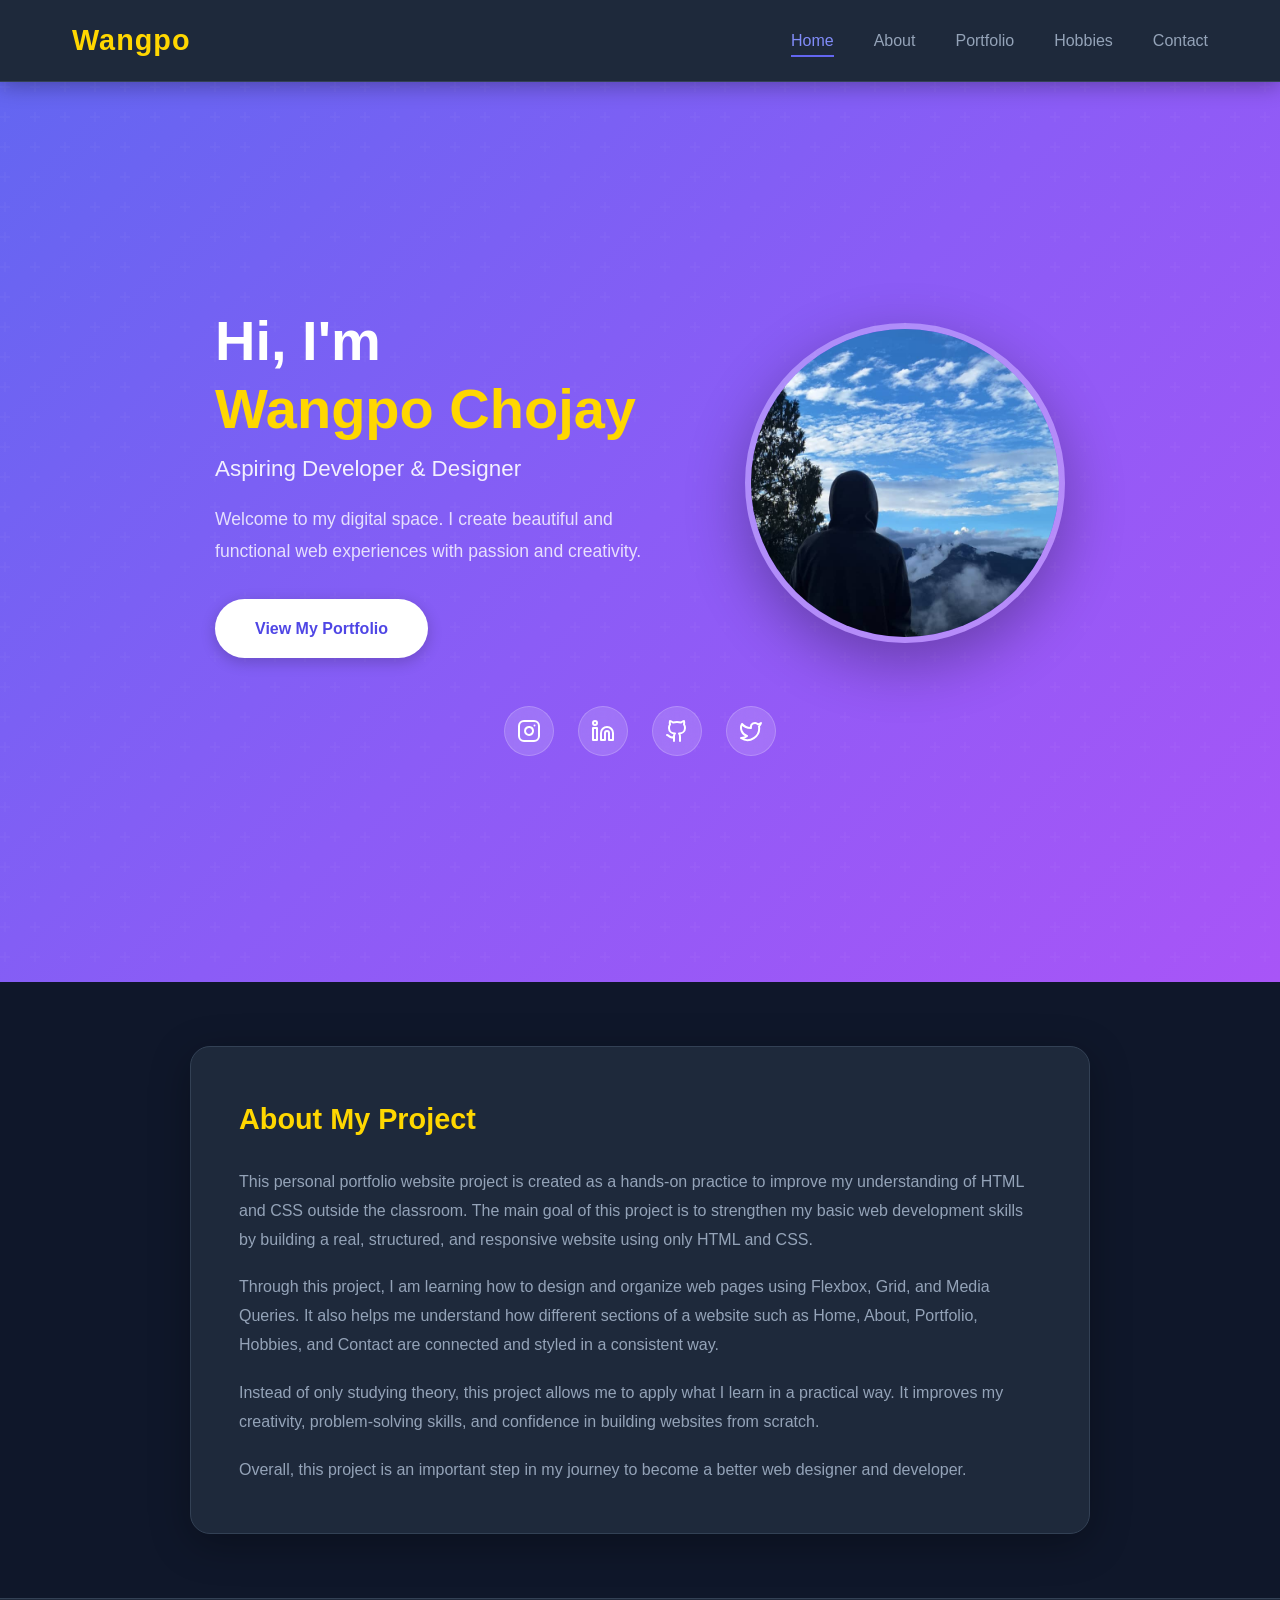
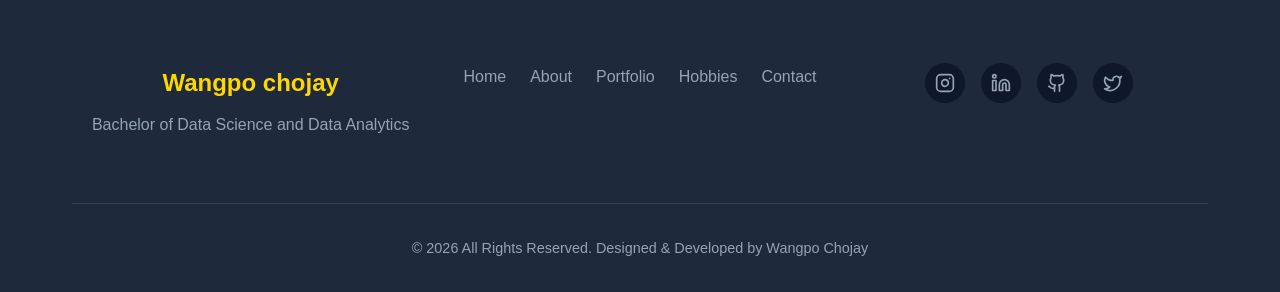
<file: index.html>
<!DOCTYPE html>
<html lang="en">
<head>
    <meta charset="UTF-8">
    <meta name="viewport" content="width=device-width, initial-scale=1.0">
    <title>Wangpo | Home</title>
    <meta name="description" content="Wangpo - Aspiring Developer & Designer. Welcome to my digital space where I create beautiful and functional web experiences.">
    <link rel="stylesheet" href="styles.css">
    
</head>
<body>

    <!-- Navigation -->
    <nav class="navbar">
        <div class="nav-container">
            <a href="index.html" class="logo">Wangpo</a>

            <input type="checkbox" id="nav-toggle" class="nav-toggle">
            <label for="nav-toggle" class="hamburger">
                <span class="bar"></span>
                <span class="bar"></span>
                <span class="bar"></span>
            </label>

            <ul class="nav-links" id="navLinks">
                <li><a href="index.html" class="active">Home</a></li>
                <li><a href="about.html">About</a></li>
                <li><a href="portfolio.html">Portfolio</a></li>
                <li><a href="hobbies.html">Hobbies</a></li>
                <li><a href="contact.html">Contact</a></li>
            </ul>
        </div>
    </nav>

    <!-- Hero Section -->
    <section class="hero">
        <div class="hero-content">
            <div class="hero-text">
                <h1>Hi, I'm <span class="highlight">Wangpo Chojay</span></h1>
                <p class="tagline">Aspiring Developer & Designer</p>
                <p class="welcome">Welcome to my digital space. I create beautiful and functional web experiences with passion and creativity.</p>
                <a href="portfolio.html" class="btn-primary">View My Portfolio</a>
            </div>
            <div class="hero-image">
                <img src="./wangpo.jpg" alt="Wangpo Profile Photo">
            </div>
        </div>
        
        <!-- Social Icons -->
        <div class="social-icons">
            <a href="#" aria-label="Instagram">
                <svg xmlns="https://www.svgrepo.com/show/303145/instagram-2-1-logo.svg" width="24" height="24" viewBox="0 0 24 24" fill="none" stroke="currentColor" stroke-width="2" stroke-linecap="round" stroke-linejoin="round"><rect width="20" height="20" x="2" y="2" rx="5" ry="5"/><path d="M16 11.37A4 4 0 1 1 12.63 8 4 4 0 0 1 16 11.37z"/><line x1="17.5" x2="17.51" y1="6.5" y2="6.5"/></svg>
            </a>
            <a href="#" aria-label="LinkedIn">
                <svg xmlns="https://www.svgrepo.com/show/452047/linkedin-1.svg" width="24" height="24" viewBox="0 0 24 24" fill="none" stroke="currentColor" stroke-width="2" stroke-linecap="round" stroke-linejoin="round"><path d="M16 8a6 6 0 0 1 6 6v7h-4v-7a2 2 0 0 0-2-2 2 2 0 0 0-2 2v7h-4v-7a6 6 0 0 1 6-6z"/><rect width="4" height="12" x="2" y="9"/><circle cx="4" cy="4" r="2"/></svg>
            </a>
            <a href="#" aria-label="TikTok">
                <svg xmlns="https://www.svgrepo.com/show/452114/tiktok.svg" width="24" height="24" viewBox="0 0 24 24" fill="none" stroke="currentColor" stroke-width="2" stroke-linecap="round" stroke-linejoin="round"><path d="M15 22v-4a4.8 4.8 0 0 0-1-3.5c3 0 6-2 6-5.5.08-1.25-.27-2.48-1-3.5.28-1.15.28-2.35 0-3.5 0 0-1 0-3 1.5-2.64-.5-5.36-.5-8 0C6 2 5 2 5 2c-.3 1.15-.3 2.35 0 3.5A5.403 5.403 0 0 0 4 9c0 3.5 3 5.5 6 5.5-.39.49-.68 1.05-.85 1.65-.17.6-.22 1.23-.15 1.85v4"/><path d="M9 18c-4.51 2-5-2-7-2"/></svg>
            </a>
            <a href="#" aria-label="Twitter">
                <svg xmlns="https://www.svgrepo.com/show/478819/twitter.svg" width="24" height="24" viewBox="0 0 24 24" fill="none" stroke="currentColor" stroke-width="2" stroke-linecap="round" stroke-linejoin="round"><path d="M22 4s-.7 2.1-2 3.4c1.6 10-9.4 17.3-18 11.6 2.2.1 4.4-.6 6-2C3 15.5.5 9.6 3 5c2.2 2.6 5.6 4.1 9 4-.9-4.2 4-6.6 7-3.8 1.1 0 3-1.2 3-1.2z"/></svg>
            </a>
        </div>
    </section>

    <!-- About Project Section -->
    <div class="about-project">
        <h1>About My Project</h1>
        <p>This personal portfolio website project is created as a hands-on practice to improve my understanding of HTML and CSS outside the classroom. The main goal of this project is to strengthen my basic web development skills by building a real, structured, and responsive website using only HTML and CSS.</p>
        <p>Through this project, I am learning how to design and organize web pages using Flexbox, Grid, and Media Queries. It also helps me understand how different sections of a website such as Home, About, Portfolio, Hobbies, and Contact are connected and styled in a consistent way.</p>
        <p>Instead of only studying theory, this project allows me to apply what I learn in a practical way. It improves my creativity, problem-solving skills, and confidence in building websites from scratch.</p>
        <p>Overall, this project is an important step in my journey to become a better web designer and developer.</p>
    </div>

    <!-- Footer -->
    <footer class="footer">
        <div class="footer-content">
            <div class="footer-info">
                <h3>Wangpo chojay</h3>
                <p>Bachelor of Data Science and Data Analytics</p>
            </div>
            
            <div class="footer-links">
                <a href="index.html">Home</a>
                <a href="about.html">About</a>
                <a href="portfolio.html">Portfolio</a>
                <a href="hobbies.html">Hobbies</a>
                <a href="contact.html">Contact</a>
            </div>
            
            <div class="footer-social">
                <a href="#" aria-label="Instagram">
                    <svg xmlns="https://www.svgrepo.com/show/303145/instagram-2-1-logo.svg" width="20" height="20" viewBox="0 0 24 24" fill="none" stroke="currentColor" stroke-width="2" stroke-linecap="round" stroke-linejoin="round"><rect width="20" height="20" x="2" y="2" rx="5" ry="5"/><path d="M16 11.37A4 4 0 1 1 12.63 8 4 4 0 0 1 16 11.37z"/><line x1="17.5" x2="17.51" y1="6.5" y2="6.5"/></svg>
                </a>
                <a href="#" aria-label="LinkedIn">
                    <svg xmlns="https://www.svgrepo.com/show/452047/linkedin-1.svg" width="20" height="20" viewBox="0 0 24 24" fill="none" stroke="currentColor" stroke-width="2" stroke-linecap="round" stroke-linejoin="round"><path d="M16 8a6 6 0 0 1 6 6v7h-4v-7a2 2 0 0 0-2-2 2 2 0 0 0-2 2v7h-4v-7a6 6 0 0 1 6-6z"/><rect width="4" height="12" x="2" y="9"/><circle cx="4" cy="4" r="2"/></svg>
                </a>
                <a href="#" aria-label="TikTok">
                    <svg xmlns="https://www.svgrepo.com/show/452114/tiktok.svg" width="20" height="20" viewBox="0 0 24 24" fill="none" stroke="currentColor" stroke-width="2" stroke-linecap="round" stroke-linejoin="round"><path d="M15 22v-4a4.8 4.8 0 0 0-1-3.5c3 0 6-2 6-5.5.08-1.25-.27-2.48-1-3.5.28-1.15.28-2.35 0-3.5 0 0-1 0-3 1.5-2.64-.5-5.36-.5-8 0C6 2 5 2 5 2c-.3 1.15-.3 2.35 0 3.5A5.403 5.403 0 0 0 4 9c0 3.5 3 5.5 6 5.5-.39.49-.68 1.05-.85 1.65-.17.6-.22 1.23-.15 1.85v4"/><path d="M9 18c-4.51 2-5-2-7-2"/></svg>
                </a>
                <a href="#" aria-label="Twitter">
                    <svg xmlns="https://www.svgrepo.com/show/478819/twitter.svg" width="20" height="20" viewBox="0 0 24 24" fill="none" stroke="currentColor" stroke-width="2" stroke-linecap="round" stroke-linejoin="round"><path d="M22 4s-.7 2.1-2 3.4c1.6 10-9.4 17.3-18 11.6 2.2.1 4.4-.6 6-2C3 15.5.5 9.6 3 5c2.2 2.6 5.6 4.1 9 4-.9-4.2 4-6.6 7-3.8 1.1 0 3-1.2 3-1.2z"/></svg>
                </a>
            </div>
            
            <div class="copyright">
                &copy; 2026 All Rights Reserved. Designed & Developed by Wangpo Chojay
            </div>
        </div>
    </footer>
</body>
</html>
</file>
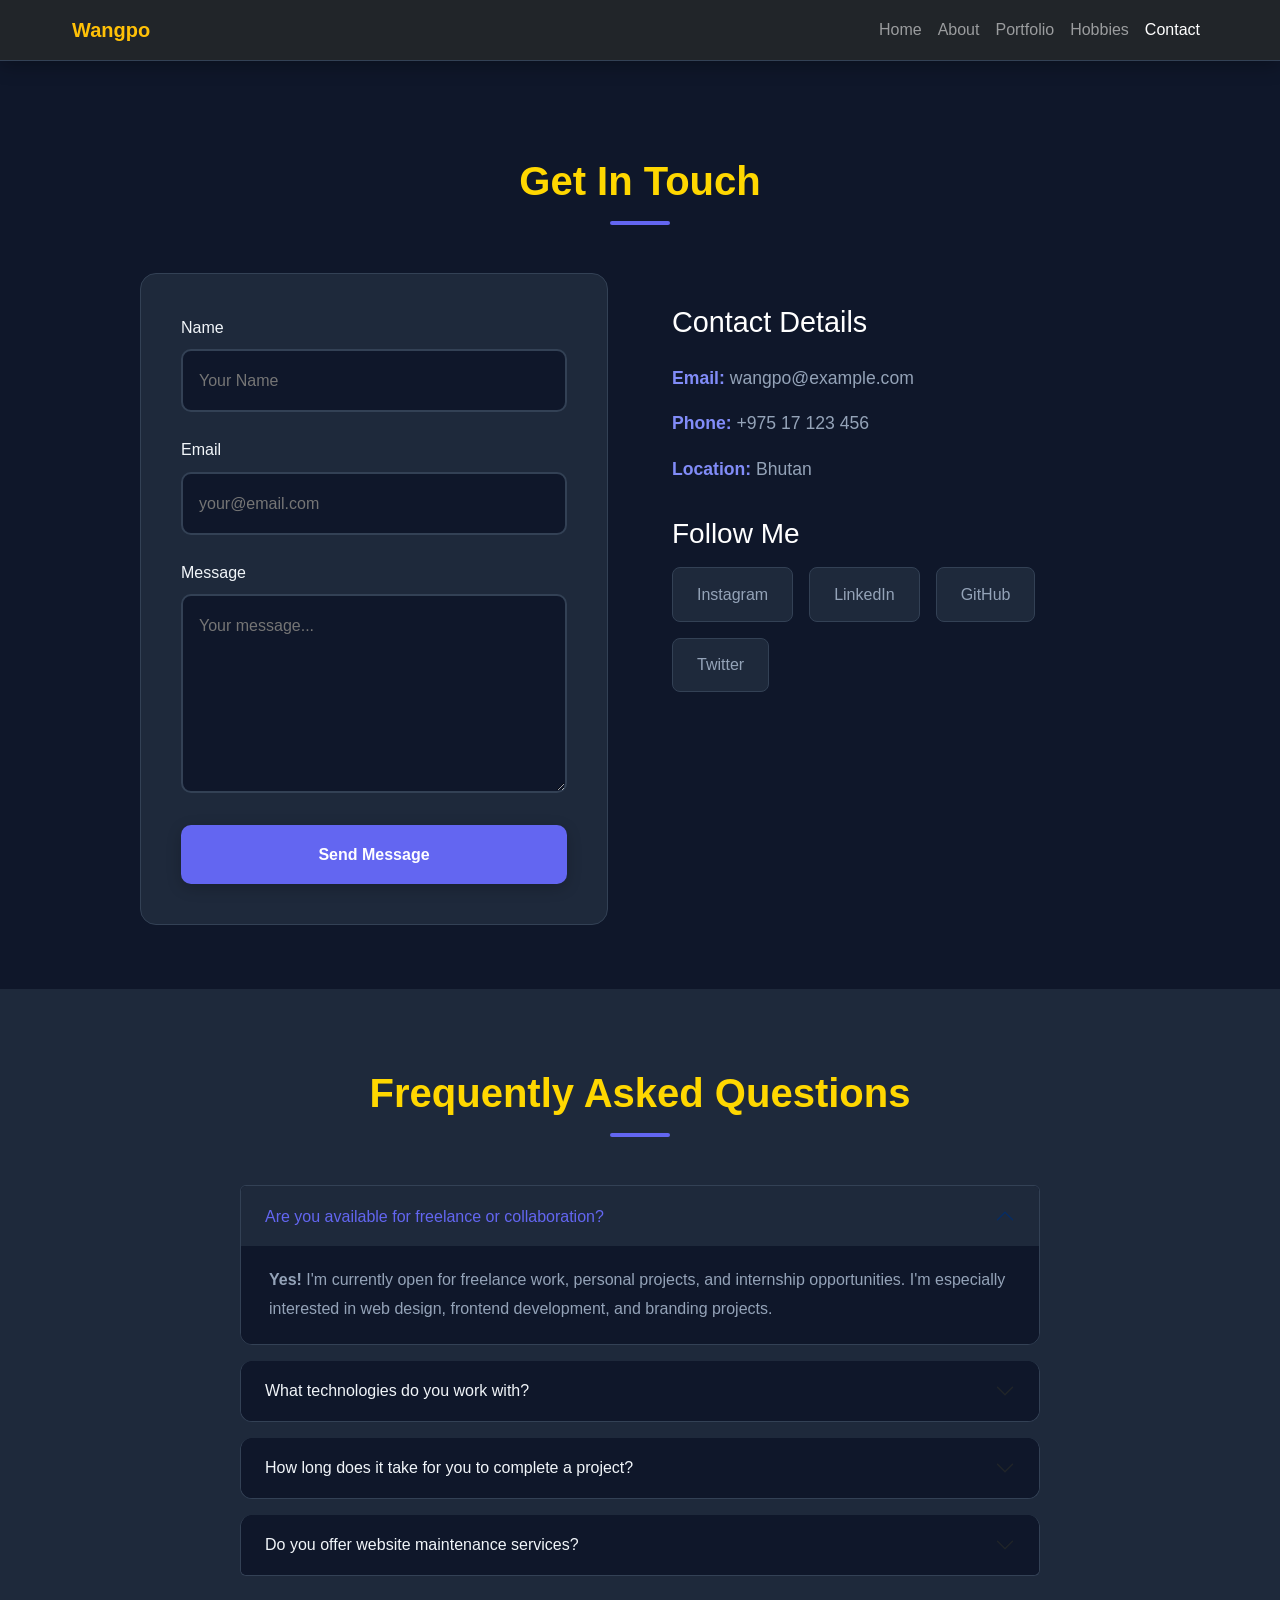
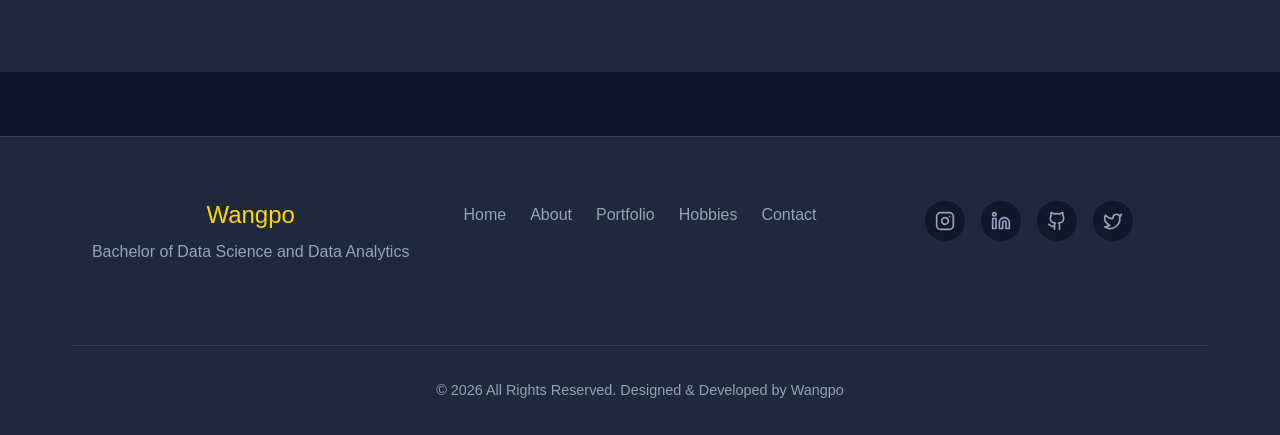
<file: contact.html>
<!DOCTYPE html>
<html lang="en">
<head>
    <meta charset="UTF-8">
    <meta name="viewport" content="width=device-width, initial-scale=1.0">
    <title>Wangpo | Contact</title>
    <meta name="description" content="Get in touch with Wangpo for freelance work, collaboration, or inquiries.">
   
    <!-- Bootstrap 5 CSS -->
    <link href="https://cdn.jsdelivr.net/npm/bootstrap@5.3.3/dist/css/bootstrap.min.css" rel="stylesheet">
    <link rel="stylesheet" href="styles.css">
</head>
<body>

    <!-- Bootstrap Navbar -->
    <nav class="navbar navbar-expand-lg navbar-dark bg-dark fixed-top">
        <div class="container">
            <a class="navbar-brand fw-bold text-warning" href="index.html">Wangpo</a>
           
            <button class="navbar-toggler" type="button" data-bs-toggle="collapse"
                    data-bs-target="#navbarNav" aria-controls="navbarNav"
                    aria-expanded="false" aria-label="Toggle navigation">
                <span class="navbar-toggler-icon"></span>
            </button>
           
            <div class="collapse navbar-collapse" id="navbarNav">
                <ul class="navbar-nav ms-auto">
                    <li class="nav-item">
                        <a class="nav-link" href="index.html">Home</a>
                    </li>
                    <li class="nav-item">
                        <a class="nav-link" href="about.html">About</a>
                    </li>
                    <li class="nav-item">
                        <a class="nav-link" href="portfolio.html">Portfolio</a>
                    </li>
                    <li class="nav-item">
                        <a class="nav-link" href="hobbies.html">Hobbies</a>
                    </li>
                    <li class="nav-item">
                        <a class="nav-link active" href="contact.html">Contact</a>
                    </li>
                </ul>
            </div>
        </div>
    </nav>

    <!-- Contact Section -->
    <section class="contact-section pt-5 mt-5">
        <div class="container">
            <h1 class="section-title text-center mb-5">Get In Touch</h1>
            
            <div class="contact-grid">
                <!-- Contact Form -->
                <div class="contact-form">
                    <form action="#" method="POST">
                        <label for="name">Name</label>
                        <input type="text" id="name" name="name" placeholder="Your Name" required>
                        
                        <label for="email">Email</label>
                        <input type="email" id="email" name="email" placeholder="your@email.com" required>
                        
                        <label for="message">Message</label>
                        <textarea id="message" name="message" rows="6" placeholder="Your message..." required></textarea>
                        
                        <button type="submit" class="btn-primary">Send Message</button>
                    </form>
                </div>
                
                <!-- Contact Info -->
                <div class="contact-info">
                    <h2>Contact Details</h2>
                    <p><strong>Email:</strong> wangpo@example.com</p>
                    <p><strong>Phone:</strong> +975 17 123 456</p>
                    <p><strong>Location:</strong> Bhutan</p>
                    
                    <h3>Follow Me</h3>
                    <div class="social-large">
                        <a href="#">Instagram</a>
                        <a href="#">LinkedIn</a>
                        <a href="#">GitHub</a>
                        <a href="#">Twitter</a>
                    </div>
                </div>
            </div>
        </div>
    </section>

    <!-- FAQ Section with Bootstrap Accordion -->
    <section class="faq-section">
        <div class="container">
            <h2 class="section-title text-center">Frequently Asked Questions</h2>
            
            <div class="accordion" id="faqAccordion">
                
                <div class="accordion-item">
                    <h2 class="accordion-header">
                        <button class="accordion-button" type="button" data-bs-toggle="collapse" 
                                data-bs-target="#faq1" aria-expanded="true" aria-controls="faq1">
                            Are you available for freelance or collaboration?
                        </button>
                    </h2>
                    <div id="faq1" class="accordion-collapse collapse show" data-bs-parent="#faqAccordion">
                        <div class="accordion-body">
                            <strong>Yes!</strong> I'm currently open for freelance work, personal projects, 
                            and internship opportunities. I'm especially interested in web design, 
                            frontend development, and branding projects.
                        </div>
                    </div>
                </div>

                <div class="accordion-item">
                    <h2 class="accordion-header">
                        <button class="accordion-button collapsed" type="button" data-bs-toggle="collapse" 
                                data-bs-target="#faq2" aria-expanded="false" aria-controls="faq2">
                            What technologies do you work with?
                        </button>
                    </h2>
                    <div id="faq2" class="accordion-collapse collapse" data-bs-parent="#faqAccordion">
                        <div class="accordion-body">
                            I specialize in <strong>HTML, CSS, JavaScript</strong>, and modern frameworks like React. 
                            I also design in Figma and build fully responsive websites.
                        </div>
                    </div>
                </div>

                <div class="accordion-item">
                    <h2 class="accordion-header">
                        <button class="accordion-button collapsed" type="button" data-bs-toggle="collapse" 
                                data-bs-target="#faq3" aria-expanded="false" aria-controls="faq3">
                            How long does it take for you to complete a project?
                        </button>
                    </h2>
                    <div id="faq3" class="accordion-collapse collapse" data-bs-parent="#faqAccordion">
                        <div class="accordion-body">
                            It depends on the project size. A simple landing page takes 5-10 days, 
                            while a full website may take 3-6 weeks. I always discuss timelines clearly beforehand.
                        </div>
                    </div>
                </div>

                <div class="accordion-item">
                    <h2 class="accordion-header">
                        <button class="accordion-button collapsed" type="button" data-bs-toggle="collapse" 
                                data-bs-target="#faq4" aria-expanded="false" aria-controls="faq4">
                            Do you offer website maintenance services?
                        </button>
                    </h2>
                    <div id="faq4" class="accordion-collapse collapse" data-bs-parent="#faqAccordion">
                        <div class="accordion-body">
                            Yes, I offer ongoing maintenance and support for websites I build. This includes updates, 
                            bug fixes, and content changes to keep your site running smoothly.
                        </div>
                    </div>
                </div>

            </div>
        </div>
    </section>

    <!-- Footer -->
    <footer class="footer">
        <div class="footer-content">
            <div class="footer-info">
                <h3>Wangpo</h3>
                <p>Bachelor of Data Science and Data Analytics</p>
            </div>
            
            <div class="footer-links">
                <a href="index.html">Home</a>
                <a href="about.html">About</a>
                <a href="portfolio.html">Portfolio</a>
                <a href="hobbies.html">Hobbies</a>
                <a href="contact.html">Contact</a>
            </div>
            
            <div class="footer-social">
                <a href="#" aria-label="Instagram">
                    <svg xmlns="https://www.svgrepo.com/show/303145/instagram-2-1-logo.svg" width="20" height="20" viewBox="0 0 24 24" fill="none" stroke="currentColor" stroke-width="2" stroke-linecap="round" stroke-linejoin="round"><rect width="20" height="20" x="2" y="2" rx="5" ry="5"/><path d="M16 11.37A4 4 0 1 1 12.63 8 4 4 0 0 1 16 11.37z"/><line x1="17.5" x2="17.51" y1="6.5" y2="6.5"/></svg>
                </a>
                <a href="#" aria-label="LinkedIn">
                    <svg xmlns="https://www.svgrepo.com/show/452047/linkedin-1.svg" width="20" height="20" viewBox="0 0 24 24" fill="none" stroke="currentColor" stroke-width="2" stroke-linecap="round" stroke-linejoin="round"><path d="M16 8a6 6 0 0 1 6 6v7h-4v-7a2 2 0 0 0-2-2 2 2 0 0 0-2 2v7h-4v-7a6 6 0 0 1 6-6z"/><rect width="4" height="12" x="2" y="9"/><circle cx="4" cy="4" r="2"/></svg>
                </a>
                <a href="#" aria-label="TikTok">
                    <svg xmlns="https://www.svgrepo.com/show/452114/tiktok.svg" width="20" height="20" viewBox="0 0 24 24" fill="none" stroke="currentColor" stroke-width="2" stroke-linecap="round" stroke-linejoin="round"><path d="M15 22v-4a4.8 4.8 0 0 0-1-3.5c3 0 6-2 6-5.5.08-1.25-.27-2.48-1-3.5.28-1.15.28-2.35 0-3.5 0 0-1 0-3 1.5-2.64-.5-5.36-.5-8 0C6 2 5 2 5 2c-.3 1.15-.3 2.35 0 3.5A5.403 5.403 0 0 0 4 9c0 3.5 3 5.5 6 5.5-.39.49-.68 1.05-.85 1.65-.17.6-.22 1.23-.15 1.85v4"/><path d="M9 18c-4.51 2-5-2-7-2"/></svg>
                </a>
                <a href="#" aria-label="Twitter">
                    <svg xmlns="https://www.svgrepo.com/show/478819/twitter.svg" width="20" height="20" viewBox="0 0 24 24" fill="none" stroke="currentColor" stroke-width="2" stroke-linecap="round" stroke-linejoin="round"><path d="M22 4s-.7 2.1-2 3.4c1.6 10-9.4 17.3-18 11.6 2.2.1 4.4-.6 6-2C3 15.5.5 9.6 3 5c2.2 2.6 5.6 4.1 9 4-.9-4.2 4-6.6 7-3.8 1.1 0 3-1.2 3-1.2z"/></svg>
                </a>
            </div>
            
            <div class="copyright">
                &copy; 2026 All Rights Reserved. Designed & Developed by Wangpo
            </div>
        </div>
    </footer>

    <!-- Bootstrap JS -->
    <script src="https://cdn.jsdelivr.net/npm/bootstrap@5.3.3/dist/js/bootstrap.bundle.min.js"></script>
</body>
</html>
</file>
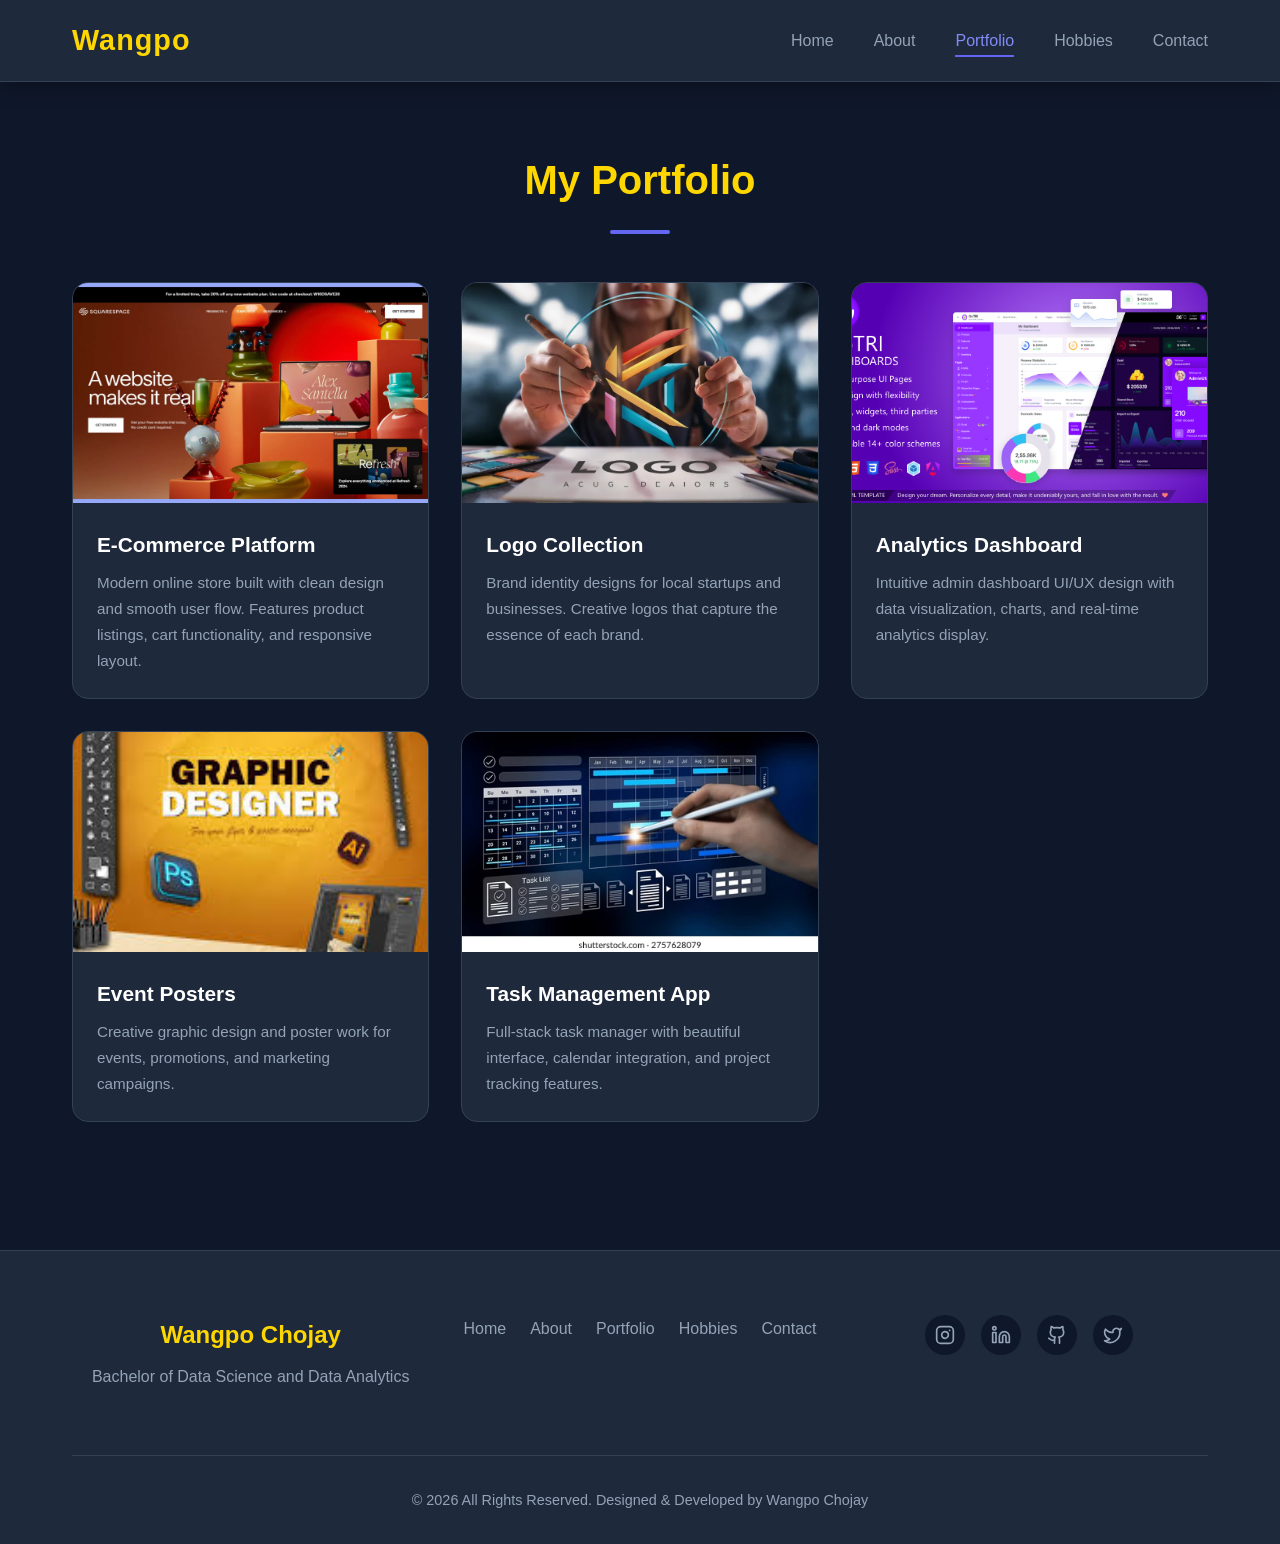
<file: portfolio.html>
<!DOCTYPE html>
<html lang="en">
<head>
    <meta charset="UTF-8">
    <meta name="viewport" content="width=device-width, initial-scale=1.0">
    <title>Wangpo | Portfolio</title>
    <meta name="description" content="View Wangpo's portfolio of web development and design projects.">
    <link rel="stylesheet" href="styles.css">
</head>
<body>
    <!-- Navigation -->
    <nav class="navbar">
        <div class="nav-container">
            <a href="index.html" class="logo">Wangpo</a>

             <input type="checkbox" id="nav-toggle" class="nav-toggle">
            <label for="nav-toggle" class="hamburger">
                <span class="bar"></span>
                <span class="bar"></span>
                <span class="bar"></span>
            </label>

            <ul class="nav-links" id="navLinks">
                <li><a href="index.html">Home</a></li>
                <li><a href="about.html">About</a></li>
                <li><a href="portfolio.html" class="active">Portfolio</a></li>
                <li><a href="hobbies.html">Hobbies</a></li>
                <li><a href="contact.html">Contact</a></li>
            </ul>
        </div>
    </nav>

    <!-- Portfolio Section -->
    <section class="portfolio-section">
        <div class="container">
            <h1 class="section-title">My Portfolio</h1>
            
            <div class="portfolio-grid">
                <!-- Project 1 -->
                <div class="project-card">
                    <img src="./789.jpg" alt="E-commerce Website">
                    <div class="project-card-content">
                        <h3>E-Commerce Platform</h3>
                        <p>Modern online store built with clean design and smooth user flow. Features product listings, cart functionality, and responsive layout.</p>
                    </div>
                </div>
                
                <!-- Project 2 -->
                <div class="project-card">
                    <img src="./169.webp" alt="Logo Designs">
                    <div class="project-card-content">
                        <h3>Logo Collection</h3>
                        <p>Brand identity designs for local startups and businesses. Creative logos that capture the essence of each brand.</p>
                    </div>
                </div>
                
                <!-- Project 3 -->
                <div class="project-card">
                    <img src="./123.png" alt="UI/UX Dashboard">
                    <div class="project-card-content">
                        <h3>Analytics Dashboard</h3>
                        <p>Intuitive admin dashboard UI/UX design with data visualization, charts, and real-time analytics display.</p>
                    </div>
                </div>
                
                <!-- Project 4 -->
                <div class="project-card">
                    <img src="./456.jpeg" alt="Poster Design">
                    <div class="project-card-content">
                        <h3>Event Posters</h3>
                        <p>Creative graphic design and poster work for events, promotions, and marketing campaigns.</p>
                    </div>
                </div>
                
                <!-- Project 5 -->
                <div class="project-card">
                    <img src="./678.webp" alt="Task Manager">
                    <div class="project-card-content">
                        <h3>Task Management App</h3>
                        <p>Full-stack task manager with beautiful interface, calendar integration, and project tracking features.</p>
                    </div>
                </div>
            </div>
        </div>
    </section>

 <!-- Footer -->
    <footer class="footer">
        <div class="footer-content">
            <div class="footer-info">
                <h3>Wangpo Chojay</h3>
                <p>Bachelor of Data Science and Data Analytics</p>
            </div>
            
            <div class="footer-links">
                <a href="index.html">Home</a>
                <a href="about.html">About</a>
                <a href="portfolio.html">Portfolio</a>
                <a href="hobbies.html">Hobbies</a>
                <a href="contact.html">Contact</a>
            </div>
            
            <div class="footer-social">
                <a href="#" aria-label="Instagram">
                    <svg xmlns="https://www.svgrepo.com/show/303145/instagram-2-1-logo.svg" width="20" height="20" viewBox="0 0 24 24" fill="none" stroke="currentColor" stroke-width="2" stroke-linecap="round" stroke-linejoin="round"><rect width="20" height="20" x="2" y="2" rx="5" ry="5"/><path d="M16 11.37A4 4 0 1 1 12.63 8 4 4 0 0 1 16 11.37z"/><line x1="17.5" x2="17.51" y1="6.5" y2="6.5"/></svg>
                </a>
                <a href="#" aria-label="LinkedIn">
                    <svg xmlns="https://www.svgrepo.com/show/452047/linkedin-1.svg" width="20" height="20" viewBox="0 0 24 24" fill="none" stroke="currentColor" stroke-width="2" stroke-linecap="round" stroke-linejoin="round"><path d="M16 8a6 6 0 0 1 6 6v7h-4v-7a2 2 0 0 0-2-2 2 2 0 0 0-2 2v7h-4v-7a6 6 0 0 1 6-6z"/><rect width="4" height="12" x="2" y="9"/><circle cx="4" cy="4" r="2"/></svg>
                </a>
                <a href="#" aria-label="TikTok">
                    <svg xmlns="https://www.svgrepo.com/show/452114/tiktok.svg" width="20" height="20" viewBox="0 0 24 24" fill="none" stroke="currentColor" stroke-width="2" stroke-linecap="round" stroke-linejoin="round"><path d="M15 22v-4a4.8 4.8 0 0 0-1-3.5c3 0 6-2 6-5.5.08-1.25-.27-2.48-1-3.5.28-1.15.28-2.35 0-3.5 0 0-1 0-3 1.5-2.64-.5-5.36-.5-8 0C6 2 5 2 5 2c-.3 1.15-.3 2.35 0 3.5A5.403 5.403 0 0 0 4 9c0 3.5 3 5.5 6 5.5-.39.49-.68 1.05-.85 1.65-.17.6-.22 1.23-.15 1.85v4"/><path d="M9 18c-4.51 2-5-2-7-2"/></svg>
                </a>
                <a href="#" aria-label="Twitter">
                    <svg xmlns="https://www.svgrepo.com/show/478819/twitter.svg" width="20" height="20" viewBox="0 0 24 24" fill="none" stroke="currentColor" stroke-width="2" stroke-linecap="round" stroke-linejoin="round"><path d="M22 4s-.7 2.1-2 3.4c1.6 10-9.4 17.3-18 11.6 2.2.1 4.4-.6 6-2C3 15.5.5 9.6 3 5c2.2 2.6 5.6 4.1 9 4-.9-4.2 4-6.6 7-3.8 1.1 0 3-1.2 3-1.2z"/></svg>
                </a>
            </div>
            
            <div class="copyright">
                &copy; 2026 All Rights Reserved. Designed & Developed by Wangpo Chojay
            </div>
        </div>
    </footer>
</body>
</html>
</file>
<file: styles.css>
/* CSS Variables */
:root {
    --primary: #6366f1;
    --primary-dark: #4f46e5;
    --primary-light: #818cf8;
    --accent: #ffd700;
    --background: #0f172a;
    --surface: #1e293b;
    --surface-light: #334155;
    --text: #f1f5f9;
    --text-muted: #94a3b8;
    --white: #ffffff;
    --shadow: rgba(0, 0, 0, 0.3);
    --gradient-primary: linear-gradient(135deg, #6366f1 0%, #8b5cf6 50%, #a855f7 100%);
    --gradient-dark: linear-gradient(180deg, #1e293b 0%, #0f172a 100%);
}

* {
    margin: 0;
    padding: 0;
    box-sizing: border-box;
}

html {
    scroll-behavior: smooth;
}

body {
    font-family: 'Segoe UI', Tahoma, Geneva, Verdana, sans-serif;
    line-height: 1.7;
    color: var(--text);
    background-color: var(--background);
    min-height: 100vh;
}

a {
    text-decoration: none;
    color: inherit;
    transition: color 0.3s ease;
}

img {
    max-width: 100%;
    height: auto;
    display: block;
}

ul {
    list-style: none;
}

/* Container */
.container {
    max-width: 1200px;
    margin: 0 auto;
    padding: 0 2rem;
}

.navbar {
    background: var(--surface);
    position: sticky;
    top: 0;
    z-index: 1000;
    box-shadow: 0 4px 20px var(--shadow);
    border-bottom: 1px solid var(--surface-light);
}


.nav-container {
    max-width: 1200px;
    margin: 0 auto;
    padding: 1rem 2rem;
    display: flex;
    justify-content: space-between;
    align-items: center;
}

.logo {
    font-size: 1.8rem;
    font-weight: 700;
    color: var(--accent);
    letter-spacing: 1px;
}

.logo:hover {
    color: var(--white);
}

.nav-links {
    display: flex;
    gap: 2.5rem;
}

.nav-links a {
    color: var(--text-muted);
    font-weight: 500;
    font-size: 1rem;
    padding: 0.5rem 0;
    position: relative;
    transition: color 0.3s ease;
}

.nav-links a::after {
    content: '';
    position: absolute;
    bottom: 0;
    left: 0;
    width: 0;
    height: 2px;
    background: var(--primary);
    transition: width 0.3s ease;
}

.nav-links a:hover {
    color: var(--white);
}

.nav-links a:hover::after,
.nav-links a.active::after {
    width: 100%;
}

.nav-links a.active {
    color: var(--primary-light);
}

/*HERO SECTION*/
.hero {
    min-height: 100vh;
    background: var(--gradient-primary);
    display: flex;
    flex-direction: column;
    justify-content: center;
    align-items: center;
    padding: 4rem 2rem;
    position: relative;
    overflow: hidden;
}

.hero::before {
    content: '';
    position: absolute;
    top: 0;
    left: 0;
    right: 0;
    bottom: 0;
    background: url("data:image/svg+xml,%3Csvg width='60' height='60' viewBox='0 0 60 60' xmlns='http://www.w3.org/2000/svg'%3E%3Cg fill='none' fill-rule='evenodd'%3E%3Cg fill='%23ffffff' fill-opacity='0.05'%3E%3Cpath d='M36 34v-4h-2v4h-4v2h4v4h2v-4h4v-2h-4zm0-30V0h-2v4h-4v2h4v4h2V6h4V4h-4zM6 34v-4H4v4H0v2h4v4h2v-4h4v-2H6zM6 4V0H4v4H0v2h4v4h2V6h4V4H6z'/%3E%3C/g%3E%3C/g%3E%3C/svg%3E");
    opacity: 0.5;
}

.hero-content {
    display: flex;
    align-items: center;
    gap: 5rem;
    max-width: 1100px;
    position: relative;
    z-index: 1;
}

.hero-text {
    flex: 1;
    min-width: 300px;
}

.hero-text h1 {
    font-size: 3.5rem;
    font-weight: 700;
    margin-bottom: 0.5rem;
    color: var(--white);
    line-height: 1.2;
}

.highlight {
    color: var(--accent);
    display: block;
}

.tagline {
    font-size: 1.4rem;
    color: rgba(255, 255, 255, 0.9);
    margin-bottom: 1rem;
    font-weight: 500;
}

.welcome {
    font-size: 1.1rem;
    color: rgba(255, 255, 255, 0.8);
    max-width: 450px;
    margin-bottom: 2rem;
    line-height: 1.8;
}

.btn-primary {
    display: inline-block;
    background: var(--white);
    color: var(--primary-dark);
    padding: 1rem 2.5rem;
    border-radius: 50px;
    font-weight: 600;
    font-size: 1rem;
    transition: all 0.3s ease;
    box-shadow: 0 4px 15px rgba(0, 0, 0, 0.2);
    border: none;
    cursor: pointer;
}

.btn-primary:hover {
    transform: translateY(-3px);
    box-shadow: 0 8px 25px rgba(0, 0, 0, 0.3);
    background: var(--accent);
    color: var(--background);
}

.hero-image img {
    width: 320px;
    height: 320px;
    border-radius: 50%;
    border: 6px solid rgba(255, 255, 255, 0.3);
    object-fit: cover;
    box-shadow: 0 20px 60px rgba(0, 0, 0, 0.3);
    transition: transform 0.3s ease;
}

.hero-image img:hover {
    transform: scale(1.05);
}

.social-icons {
    margin-top: 3rem;
    display: flex;
    gap: 1.5rem;
    position: relative;
    z-index: 1;
}

.social-icons a {
    width: 50px;
    height: 50px;
    background: rgba(255, 255, 255, 0.15);
    border-radius: 50%;
    display: flex;
    align-items: center;
    justify-content: center;
    font-size: 1.4rem;
    color: var(--white);
    transition: all 0.3s ease;
    backdrop-filter: blur(10px);
    border: 1px solid rgba(255, 255, 255, 0.2);
}

.social-icons a:hover {
    background: var(--accent);
    transform: translateY(-5px);
    color: var(--background);
}

/*SECTION STYLES */
.section {
    padding: 5rem 0;
}

.section-title {
    text-align: center;
    font-size: 2.5rem;
    font-weight: 700;
    margin-bottom: 3rem;
    color: gold;
    position: relative;
}

.section-title::after {
    content: '';
    display: block;
    width: 60px;
    height: 4px;
    background: var(--primary);
    margin: 1rem auto 0;
    border-radius: 2px;
}

/* About Project Card */
.about-project {
    max-width: 900px;
    margin: 4rem auto;
    padding: 3rem;
    background: var(--surface);
    border-radius: 20px;
    box-shadow: 0 10px 40px var(--shadow);
    border: 1px solid var(--surface-light);
}

.about-project h1 {
    color: var(--accent);
    font-size: 1.8rem;
    margin-bottom: 1.5rem;
}

.about-project p {
    color: var(--text-muted);
    margin-bottom: 1.2rem;
    line-height: 1.8;
}

.about-project p:last-child {
    margin-bottom: 0;
}

/*ABOUT PAGE */
.about-section {
    padding: 4rem 0;
}

.about-grid {
    display: grid;
    grid-template-columns: repeat(2, 1fr);
    gap: 2rem;
    margin-bottom: 3rem;
}

.about-card {
    background: var(--surface);
    padding: 2rem;
    border-radius: 16px;
    border: 1px solid var(--surface-light);
    transition: all 0.3s ease;
}

.about-card:hover {
    transform: translateY(-5px);
    box-shadow: 0 15px 40px var(--shadow);
    border-color: var(--primary);
}

.about-card h2 {
    color: var(--primary-light);
    font-size: 1.4rem;
    margin-bottom: 1rem;
    padding-bottom: 0.5rem;
    border-bottom: 2px solid var(--surface-light);
}

.about-card p {
    color: var(--text-muted);
    margin-bottom: 1rem;
    line-height: 1.8;
}

.about-card ul {
    color: var(--text-muted);
    padding-left: 1.5rem;
}

.about-card ul li {
    margin-bottom: 0.5rem;
    position: relative;
    padding-left: 1rem;
}

.about-card ul li::before {
    content: '>';
    position: absolute;
    left: 0;
    color: var(--primary);
    font-weight: bold;
}

/* Family Section */
.my-family {
    max-width: 900px;
    margin: 3rem auto;
    padding: 3rem;
    background: var(--surface);
    border-radius: 20px;
    border: 1px solid var(--surface-light);
    text-align: center;
}

.my-family h1 {
    color: var(--accent);
    font-size: 2rem;
    margin-bottom: 2rem;
}

.family-photo {
    max-width: 600px;
    margin: 0 auto 2rem;
    border-radius: 16px;
    overflow: hidden;
    box-shadow: 0 10px 30px var(--shadow);
}

.family-photo img {
    width: 100%;
    height: auto;
}

.my-family p {
    color: var(--text-muted);
    text-align: left;
    margin-bottom: 1rem;
    line-height: 1.8;
}

/*PORTFOLIO PAGE*/
.portfolio-section {
    padding: 4rem 0;
}

.portfolio-grid {
    display: grid;
    grid-template-columns: repeat(auto-fit, minmax(340px, 1fr));
    gap: 2rem;
}

.project-card {
    background: var(--surface);
    border-radius: 16px;
    overflow: hidden;
    border: 1px solid var(--surface-light);
    transition: all 0.4s ease;
    position: relative;
}

.project-card::before {
    content: '';
    position: absolute;
    top: 0;
    left: 0;
    right: 0;
    height: 4px;
    background: var(--gradient-primary);
    transform: scaleX(0);
    transition: transform 0.3s ease;
}

.project-card:hover {
    transform: translateY(-10px);
    box-shadow: 0 20px 50px var(--shadow);
}

.project-card:hover::before {
    transform: scaleX(1);
}

.project-card img {
    width: 100%;
    height: 220px;
    object-fit: cover;
    transition: transform 0.4s ease;
}

.project-card:hover img {
    transform: scale(1.05);
}

.project-card-content {
    padding: 1.5rem;
}

.project-card h3 {
    color: var(--white);
    font-size: 1.3rem;
    margin-bottom: 0.5rem;
}

.project-card p {
    color: var(--text-muted);
    font-size: 0.95rem;
}

/*HOBBIES PAGE*/
.hobbies-section {
    padding: 4rem 0;
}

.hobbies-grid {
    display: grid;
    grid-template-columns: repeat(auto-fit, minmax(240px, 1fr));
    gap: 2rem;
}

.hobby-card {
    background: var(--surface);
    border-radius: 16px;
    overflow: hidden;
    border: 1px solid var(--surface-light);
    transition: all 0.3s ease;
    text-align: center;
}

.hobby-card:hover {
    transform: translateY(-10px);
    box-shadow: 0 15px 40px var(--shadow);
    border-color: var(--primary);
}

.hobby-card img {
    width: 100%;
    height: 180px;
    object-fit: cover;
}

.hobby-card-content {
    padding: 1.5rem;
}

.hobby-card h3 {
    color: var(--white);
    font-size: 1.2rem;
    margin-bottom: 0.5rem;
}

.hobby-card p {
    color: var(--text-muted);
    font-size: 0.9rem;
}

/*CONTACT PAGE */
.contact-section {
    padding: 4rem 0;
}

.contact-grid {
    display: grid;
    grid-template-columns: 1fr 1fr;
    gap: 4rem;
    max-width: 1000px;
    margin: 0 auto;
}

.contact-form {
    background: var(--surface);
    padding: 2.5rem;
    border-radius: 16px;
    border: 1px solid var(--surface-light);
}

.contact-form label {
    display: block;
    color: var(--text);
    font-weight: 500;
    margin-bottom: 0.5rem;
}

.contact-form input,
.contact-form textarea {
    width: 100%;
    padding: 1rem;
    margin-bottom: 1.5rem;
    background: var(--background);
    border: 2px solid var(--surface-light);
    border-radius: 10px;
    color: var(--text);
    font-size: 1rem;
    transition: border-color 0.3s ease;
}

.contact-form input:focus,
.contact-form textarea:focus {
    outline: none;
    border-color: var(--primary);
}

.contact-form textarea {
    resize: vertical;
    min-height: 150px;
}

.contact-form button {
    width: 100%;
    padding: 1rem;
    background: var(--primary);
    color: var(--white);
    border: none;
    border-radius: 10px;
    font-size: 1rem;
    font-weight: 600;
    cursor: pointer;
    transition: all 0.3s ease;
}

.contact-form button:hover {
    background: var(--primary-dark);
    transform: translateY(-2px);
}

.contact-info {
    padding: 2rem 0;
}

.contact-info h2 {
    color: var(--white);
    font-size: 1.8rem;
    margin-bottom: 1.5rem;
}

.contact-info p {
    color: var(--text-muted);
    margin-bottom: 1rem;
    font-size: 1.1rem;
}

.contact-info strong {
    color: var(--primary-light);
}

.contact-info h3 {
    color: var(--white);
    margin-top: 2rem;
    margin-bottom: 1rem;
}

.social-large {
    display: flex;
    gap: 1rem;
    flex-wrap: wrap;
}

.social-large a {
    padding: 0.8rem 1.5rem;
    background: var(--surface);
    border-radius: 8px;
    color: var(--text-muted);
    border: 1px solid var(--surface-light);
    transition: all 0.3s ease;
}

.social-large a:hover {
    background: var(--primary);
    color: var(--white);
    border-color: var(--primary);
}

/* FAQ Section */
.faq-section {
    padding: 5rem 0;
    background: var(--surface);
}

.faq-section .section-title {
    text-align: center;
    margin-bottom: 3rem;
}

.accordion {
    max-width: 800px;
    margin: 0 auto;
}

.accordion-item {
    background: var(--background);
    border: 1px solid var(--surface-light);
    border-radius: 12px;
    margin-bottom: 1rem;
    overflow: hidden;
}

.accordion-button {
    background: var(--background);
    color: var(--text);
    padding: 1.25rem 1.5rem;
    font-weight: 500;
    border: none;
}

.accordion-button:not(.collapsed) {
    background: var(--surface);
    color: var(--primary);
    box-shadow: none;
}

.accordion-button:focus {
    box-shadow: none;
    border-color: var(--primary);
}

.accordion-body {
    background: var(--background);
    color: var(--text-muted);
    padding: 1.25rem 1.75rem;
    line-height: 1.8;
}

.accordion-button:hover {
    color: var(--primary-light);
}
/*FOOTER*/
.footer {
    background: var(--surface);
    padding: 4rem 0 2rem;
    margin-top: 4rem;
    border-top: 1px solid var(--surface-light);
}

.footer-content {
    max-width: 1200px;
    margin: 0 auto;
    padding: 0 2rem;
    display: grid;
    grid-template-columns: repeat(3, 1fr);
    gap: 2rem;
    text-align: center;
}

.footer-info h3 {
    color: var(--accent);
    font-size: 1.5rem;
    margin-bottom: 0.5rem;
}

.footer-info p {
    color: var(--text-muted);
}

.footer-links {
    display: flex;
    justify-content: center;
    gap: 1.5rem;
    flex-wrap: wrap;
}

.footer-links a {
    color: var(--text-muted);
    transition: color 0.3s ease;
}

.footer-links a:hover {
    color: var(--primary-light);
}

.footer-social {
    display: flex;
    justify-content: center;
    gap: 1rem;
}

.footer-social a {
    width: 40px;
    height: 40px;
    background: var(--background);
    border-radius: 50%;
    display: flex;
    align-items: center;
    justify-content: center;
    color: var(--text-muted);
    font-size: 1.2rem;
    transition: all 0.3s ease;
}

.footer-social a:hover {
    background: var(--primary);
    color: var(--white);
}

.copyright {
    grid-column: 1 / -1;
    text-align: center;
    padding-top: 2rem;
    margin-top: 2rem;
    border-top: 1px solid var(--surface-light);
    color: var(--text-muted);
    font-size: 0.9rem;
}

/*RESPONSIVE DESIGN*/
@media (max-width: 992px) {
    .hero-content {
        flex-direction: column-reverse;
        text-align: center;
        gap: 3rem;
    }

    .hero-text {
        align-items: center;
    }

    .welcome {
        margin: 0 auto 2rem;
    }

    .about-grid {
        grid-template-columns: 1fr;
    }

    .contact-grid {
        grid-template-columns: 1fr;
        gap: 2rem;
    }

    .footer-content {
        grid-template-columns: 1fr;
        gap: 1.5rem;
    }
}

@media (max-width: 768px) {
    .nav-links {
        display: none;
        position: absolute;
        top: 100%;
        left: 0;
        right: 0;
        background: var(--surface);
        flex-direction: column;
        padding: 1rem 2rem 2rem;
        gap: 1rem;
        border-top: 1px solid var(--surface-light);
    }

    .nav-links.active {
        display: flex;
    }

    .menu-toggle {
        display: flex;
    }

    .hero-text h1 {
        font-size: 2.5rem;
    }

    .hero-image img {
        width: 250px;
        height: 250px;
    }

    .section-title {
        font-size: 2rem;
    }

    .portfolio-grid {
        grid-template-columns: 1fr;
    }
}

@media (max-width: 480px) {
    .nav-container {
        padding: 1rem;
    }

    .container {
        padding: 0 1rem;
    }

    .hero {
        padding: 3rem 1rem;
    }

    .hero-text h1 {
        font-size: 2rem;
    }

    .tagline {
        font-size: 1.2rem;
    }

    .btn-primary {
        padding: 0.8rem 2rem;
    }

    .about-project,
    .my-family {
        padding: 1.5rem;
    }

    .contact-form {
        padding: 1.5rem;
    }

}

/* ==================== HAMBURGER MENU (Pure CSS) ==================== */

.nav-toggle {
    display: none;
}

.hamburger {
    display: none;
    flex-direction: column;
    justify-content: space-between;
    width: 28px;
    height: 22px;
    cursor: pointer;
    z-index: 1100;
}

.hamburger .bar {
    height: 3px;
    width: 100%;
    background-color: var(--text);
    border-radius: 3px;
    transition: all 0.4s ease;
}

/* Animation */
#nav-toggle:checked + .hamburger .bar:nth-child(1),
#nav-toggle:checked + .hamburger .bar:nth-child(1) {
    transform: rotate(45deg) translate(5px, 5px);
}

#nav-toggle:checked + .hamburger .bar:nth-child(2) {
    opacity: 0;
}

#nav-toggle:checked + .hamburger .bar:nth-child(3) {
    transform: rotate(-45deg) translate(6px, -6px);
}

/* ==================== MOBILE MENU ==================== */
@media (max-width: 768px) {
    .hamburger {
        display: flex;
    }

    .nav-links {
        position: fixed;
        top: 75px;
        left: -100%;
        width: 100%;
        height: calc(100vh - 75px);
        background: var(--surface);
        flex-direction: column;
        align-items: center;
        justify-content: flex-start;
        padding-top: 60px;
        gap: 1.5rem;
        transition: left 0.4s ease;
        box-shadow: 0 10px 20px var(--shadow);
        z-index: 999;
        overflow-y: auto;
    }

    /* Important: Force show when checked */
    #nav-toggle:checked ~ .nav-links {
        left: 0 !important;
        display: flex !important;
    }

    .nav-links a {
        font-size: 1.3rem;
        padding: 0.8rem 0;
    }

    .nav-links li {
        width: 100%;
        text-align: center;
    }
}
</file>
